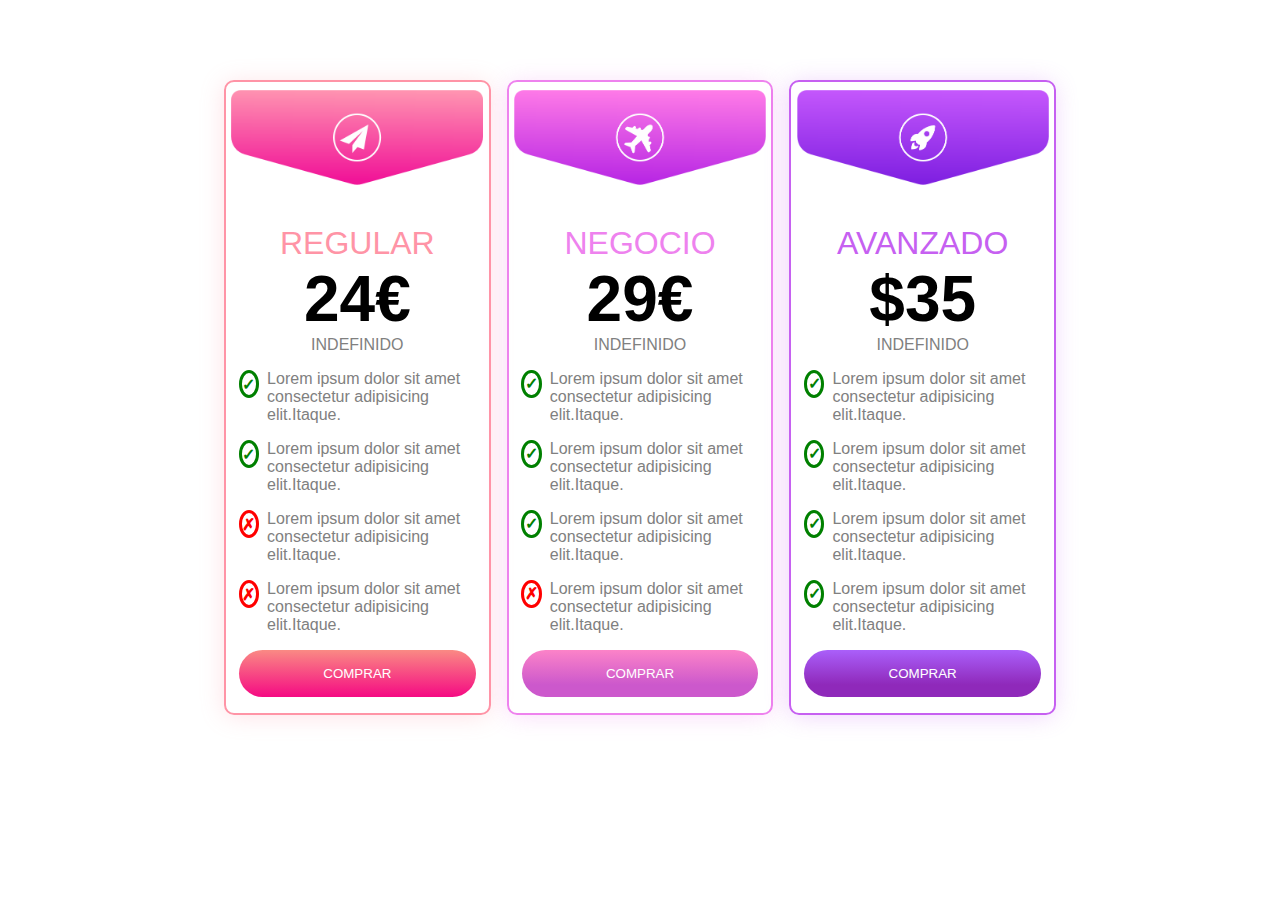
<file: card_transform/index.html>
<!DOCTYPE html>
<html lang="es">

<head>
    <meta charset="UTF-8">
    <meta name="viewport" content="width=device-width, initial-scale=1.0">
    <link rel="stylesheet" href="stylecards.css">
    <title>TABLA PRECIOS</title>
</head>

<body>
    <div class="container">
        <div class="cajas-precios">

            <div class="caja regular">
                <img src="./img/1.png" alt="imagen">
                <h3 class="Regular">REGULAR</h3>
                <p class="precio">24€</p>
                <p class="forever">INDEFINIDO</p>
                <ul> 
                    <li>
                        <span class="check">✓</span>
                        <span>Lorem ipsum dolor sit amet consectetur adipisicing elit.Itaque.</span>
                    </li>
                    <li>
                        <span class="check">✓</span>
                        <span>Lorem ipsum dolor sit amet consectetur adipisicing elit.Itaque.</span>
                    </li>
                    <li>
                        <span class="cross">✗</span>
                        <span>Lorem ipsum dolor sit amet consectetur adipisicing elit.Itaque.</span>
                    </li>
                    <li>
                        <span class="cross">✗</span>
                        <span>Lorem ipsum dolor sit amet consectetur adipisicing elit.Itaque.</span>
                    </li>
                </ul>
                <button class="btn btn1">COMPRAR</button>
            </div>


            <div class="caja negocio">
                <img src="./img/2.png" alt="imagen">
                <h3 class="Business">NEGOCIO</h3>
                <p class="precio">29€</p>
                <p class="forever">INDEFINIDO</p>
                <ul>
                    <li>
                        <span class="check">✓</span>
                        <span>Lorem ipsum dolor sit amet consectetur adipisicing elit.Itaque.</span>
                    </li>
                    <li>
                        <span class="check">✓</span>
                        <span>Lorem ipsum dolor sit amet consectetur adipisicing elit.Itaque.</span>
                    </li>
                    <li>
                        <span class="check">✓</span>
                        <span>Lorem ipsum dolor sit amet consectetur adipisicing elit.Itaque.</span>
                    </li>
                    <li>
                        <span class="cross">✗</span>
                        <span>Lorem ipsum dolor sit amet consectetur adipisicing elit.Itaque.</span>
                    </li>
                </ul>
                <button class="btn btn2">COMPRAR</button>
            </div>


            <div class="caja avanzado">
                <img src="./img/3.png" alt="imagen">
                <h3 class="Advance">AVANZADO</h3>
                <p class="precio">$35</p>
                <p class="forever">INDEFINIDO</p>
                <ul>
                    <li>
                        <span class="check">✓</span>
                        <span>Lorem ipsum dolor sit amet consectetur adipisicing elit.Itaque.</span>
                    </li>
                    <li>
                        <span class="check">✓</span>
                        <span>Lorem ipsum dolor sit amet consectetur adipisicing elit.Itaque.</span>
                    </li>
                    <li>
                        <span class="check">✓</span>
                        <span>Lorem ipsum dolor sit amet consectetur adipisicing elit.Itaque.</span>
                    </li>
                    <li>
                        <span class="check">✓</span>
                        <span>Lorem ipsum dolor sit amet consectetur adipisicing elit.Itaque.</span>
                    </li>
                </ul>
                <button class="btn btn3">COMPRAR</button>
            </div>


        </div>
    </div>
 
</body>

</html>
</file>
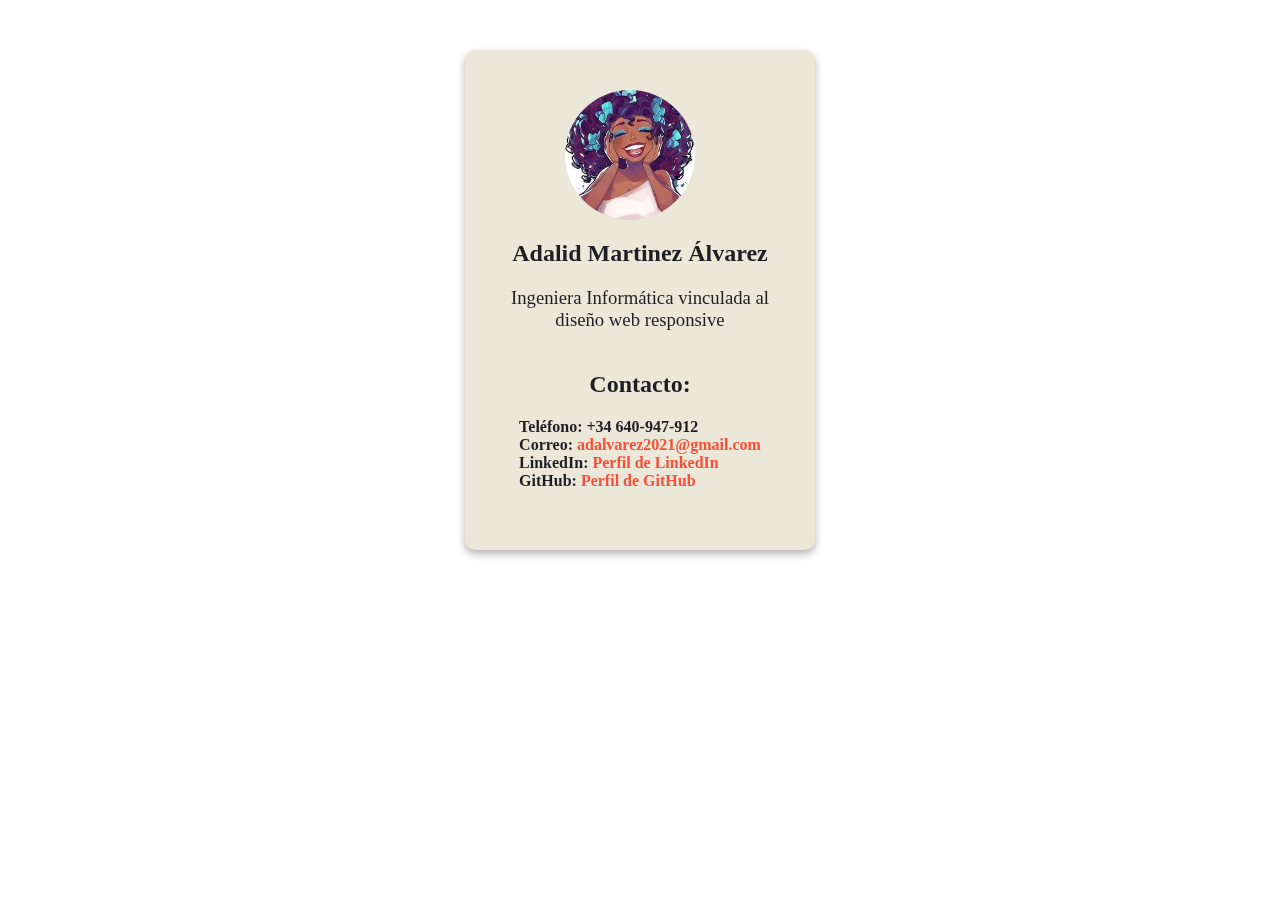
<file: personal_card/index.html>
<!DOCTYPE html>
<html lang="es">

<head>
    <meta charset="UTF-8" />
    <meta name="viewport" content="width=device-width, initial-scale=1.0" />
    <title>Tarjeta de Presentación</title>
    <link rel="stylesheet" href="styles.css" />
</head>

<body>
    <section class="tarjeta">
        <div class="completa">
            <div class="frontal">
                <div class="principal">
                    <img src="imagenes/rizos_animada.jpg" alt="Foto de perfil" class="profile-picture" />
                    <h2>Adalid Martinez Álvarez</h2>
                    <h3>Ingeniera Informática vinculada al diseño web responsive</h3>
                </div>

                <div class="contacto">
                    <h2>Contacto:</h2>
                    <ul class="contacto-list">
                        <li>Teléfono: +34 640-947-912</li>
                        <li>Correo: <a href="mailto: adalvarez2021@gmail.com">adalvarez2021@gmail.com</a></li>
                        <li>LinkedIn: <a
                                href="https://es.linkedin.com/in/acma-48755b34b?trk=people-guest_people_search-card"
                                target="_blank">Perfil de LinkedIn</a></li>
                        <li>GitHub: <a href="https://github.com/bichota-tech/acma" target="_blank">Perfil de GitHub</a>
                        </li>
                    </ul>
                </div>
            </div>
            <div class="reverso">
                <div class="habilidades">
                    <h2>Habilidades:</h2>
                    <ul class="habilidades-list">
                        <li>HTML</li>
                        <li>CSS</li>
                        <li>JavaScript</li>
                        <li>GitHub</li>
                        <li>Responsive Design</li>
                        <li>Flexbox</li>
                    </ul>
                </div>
                <div class="habilidades-icon">
                    <img src="imagenes/acma.png" alt="Icono acma" />
                </div>
            </div>
        </div>
    </section>
</body>

</html>
</file>
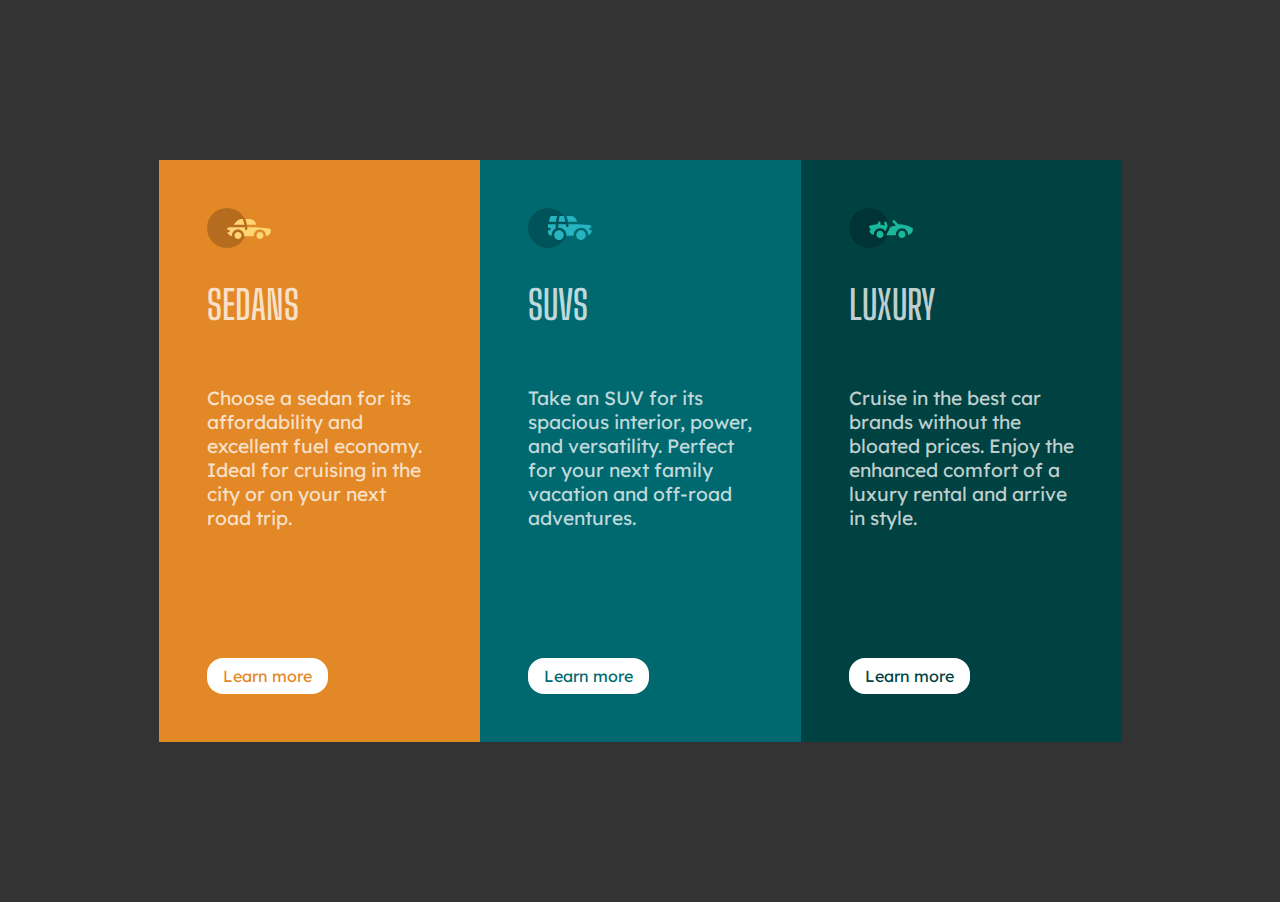
<file: simple_card/index.html>
<!DOCTYPE html>
<html lang="en">

<head>
  <meta charset="UTF-8" />
  <meta name="viewport" content="width=device-width, initial-scale=1.0" />
  <link rel="stylesheet" href="https://fonts.googleapis.com/css2?family=Big+Shoulders+Display:wght@600&family=Lexend+Deca&display=swap"/>
  <link rel="stylesheet" href="styles.css" />
  <title>3 Column preview card component</title>
</head>

<body>
  <div class="cards">
    <article class="card card-orange">
      <img src="img/icon-sedans.svg" alt="Icon sedan" />
      <h2 class="card_title">Sedans</h2>
      <p class="card_description">
        Choose a sedan for its affordability and excellent fuel economy. Ideal for cruising in the
        city or on your next road trip.
      </p>
      <a href="#" class="card_cta card_cta-orange">Learn more</a>
    </article>
    <article class="card card-cyan">
      <img src="img/icon-suvs.svg" alt="Icon suvs" />
      <h2 class="card_title">Suvs</h2>
      <p class="card_description">
        Take an SUV for its spacious interior, power, and versatility. Perfect for your next
        family vacation and off-road adventures.
      </p>
      <a href="#" class="card_cta card_cta-cyan">Learn more</a>
    </article>
    <article class="card card-dark-cyan">
      <img src="img/icon-luxury.svg" alt="Icon luxury" />
      <h2 class="card_title">Luxury</h2>
      <p class="card_description">
        Cruise in the best car brands without the bloated prices. Enjoy the enhanced comfort of a
        luxury rental and arrive in style.
      </p>
      <a href="#" class="card_cta card_cta-dark-cyan">Learn more</a>
    </article>
  </div>
</body>

</html>
</file>
<file: card_transform/stylecards.css>
body {
    box-sizing: border-box;
    margin: 0;
    padding-block: 5rem;
    font-family: sans-serif;
}

.cajas-precios {
    display: flex;
    flex-direction: column;
    justify-content: center;
    align-items: center;
    margin-inline: 2rem;
}

img {
    width: 96%;
    margin: 0.5rem;

}

ul {
    list-style: none;
    padding: 0;
    margin-inline: 0.8em;
    margin-bottom: 0;
    
}

li {
    display: flex;
    flex-direction: row;
    justify-content: flex-start;
    margin-bottom: 1em;
}

h3 {
    font-size: clamp(1em, 4vw, 2em);
    font-weight: normal;
    margin-bottom: 0;
}


span {
    padding-left: 0.5em;
    color: gray;
}

.forever {
    font-size: clamp(0.5em, 3vw, 1em);
    margin: 0;
    color: gray;
}

.precio {
    font-weight: 900;
    font-size: clamp(2.8em, 6vw, 4em);
    margin: 0;
}

.caja {
    display: flex;
    flex-direction: column;
    justify-content: center;
    align-items: center;
    border-radius: 10px;
    margin-bottom: 1.5rem;
    transition: transform 0.3s;
    width: 80%;
}

.caja:hover{
    background-color: rgba(248, 236, 214, 0.822);
    transform: scale(1.1);
}


span.check {
    display: flex;
    align-items: center;
    justify-content: center;
    border-radius: 50%;
    height: 22px;
    width: 30px;
    border: green solid 3px;
    color: green;
    font-weight: 900;
    padding: 0;
}

span.cross {
    display: flex;
    align-items: center;
    justify-content: center;
    border-radius: 50%;
    height: 22px;
    width: 30px;
    border: red solid 3px;
    color: red;
    font-weight: 900;
    padding: 0;
}

.btn {
    display: flex;
    justify-content: center;
    align-items: center;
    border-radius: 3em;
    width: 90%;
    padding: 1rem;
    margin-bottom: 1rem;
    color: white;
    border: none;
    transition: transform 0.3s;
}

.btn:hover{
    transform: scale(1.1);
}

.regular {
    border: rgb(255, 148, 166) solid 2px;
    box-shadow: -1px 2px 25px -2px rgba(255, 148, 166, 0.31);
}


.negocio {
    border: violet solid 2px;
    box-shadow: -1px 2px 25px -2px rgba(238, 130, 238, 0.31);

}

.avanzado {
    border: rgb(198, 96, 241) solid 2px;
    box-shadow: -1px 2px 25px -2px rgba(198, 96, 241, 0.31);
}

.Regular {
    color: rgb(255, 148, 166);
}

.Business {
    color: violet;
}

.Advance {
    color: rgb(198, 96, 241);
}

.btn1 {
    background: #f50a83;
    background: linear-gradient(0deg, rgba(245, 10, 131, 1) 0%, rgba(250, 138, 132, 1) 100%);

}

.btn2 {
    background: #cc58cc;
    background: linear-gradient(0deg, rgba(204, 88, 204, 1) 26%, rgba(252, 131, 200, 1) 100%);
}

.btn3 {
    background: #8f29ba;
    background: linear-gradient(0deg, rgba(143, 41, 186, 1) 26%, rgba(170, 95, 250, 1) 100%);
}

@media (min-width:550px) {
    .cajas-precios {
        display: grid;
        grid-template-columns: 1fr 1fr;
        
    }

    .caja.avanzado {
        grid-column: 1/span 2;
        grid-row: 2;
        justify-self: center;
        width: 50%;
        
    }

}

@media (min-width:950px){
    
    .container{
        margin-inline: 15%;
    }

    .cajas-precios{
        display: flex;
        flex-direction: row;
        justify-content: center;
        align-items: center;
        gap: 1rem;
    }

    .caja.avanzado{
        width: 80%;
    }

}
</file>
<file: personal_card/styles.css>
* {
    margin: 0;
    box-sizing: border-box;
    font-family: Cambria, Cochin, Georgia, Times, 'Times New Roman', serif;
}

.tarjeta {
    width: 350px;
    height: 500px;
    perspective: 1000px;
    margin: 50px auto;

}

.completa{
    position: relative;
    width: 100%;
    height: 100%;
    transition: transform 0.8s;
    transform-style: preserve-3d;
}

.tarjeta:hover .completa {
    transform: rotateY(180deg);
}

.frontal, 
.reverso{
    position: absolute;
    width: 100%;
    height: 100%;
    backface-visibility: hidden;
    border-radius: 10px;
    padding: 20px;
    box-shadow: 0 4px 8px rgba(0, 0, 0, 0.3);
}

.frontal {
    display: flex;
    justify-content: center;
    flex-direction: column;
    align-items: center;
    background-color: #ebe7d9;
    padding: 45px 20px;
    color: #1e1f22;
}

.principal {
    width: 100%;
    height: 100%;
    display: flex;
    flex-direction: column;
    align-items: center;
}

.profile-picture {
    width: 130px;
    height: 130px;
    border-radius: 50%;
    margin-right: 20px;
    margin-bottom: 20px;
}

h2 {
    margin-bottom: 20px;
}

h3 {
    margin-bottom: 20px;
    font-weight: normal;
    text-align: center;
}

.contacto {
    width: 350px;
    height: 500px;
    display: flex;
    justify-content: left;
    flex-direction: column;
    align-items: center;
    background-color: #ebe7d9;
    padding: 20px;
    color: #1e1f22;
}

.contacto-list {
    list-style: none;
    padding: 0;
    font-weight: bold;
}

.contacto-list a {
    text-decoration: none;
    color: #f55139;
}

.reverso {
    transform: rotateY(180deg);
    display: flex;
    justify-content: space-around;
    align-items: center;
    flex-direction: column;
    padding: 45px 20px;
    background-color: #ebe7d9;
    color: #1e1f22;
}

.habilidades {
    width: 100%;
    height: 100%;
    display: flex;
    flex-direction: column;
    align-items: left;
}

.habilidades h2 {
    display: flex;
    justify-content: center;
}

.habilidades-list {
    font-weight: bold;
}

.habilidades-icon {
    width: 350px;
    height: 50px;
    margin: 0px;
    display: flex;
}
</file>
<file: simple_card/styles.css>
body {
    background-color: #333;
    box-sizing: border-box;
    margin: 0;
    padding-block: 3.5rem;
}

.cards {
    display: flex;
    flex-direction: column;
    justify-content: center;
    align-items: center;
}

.card {
    display: flex;
    flex-direction: column;
    align-items: start;
    justify-content: center;
    flex-wrap: nowrap;
    padding: 3rem;
    width: 25vh;
    height: fit-content;
}

.card_title {
    font-family: 'Big Shoulders Display';
    text-transform: uppercase;
    font-weight: 600;
    font-size: 2.5rem;
    color: rgba(255, 255, 255, 0.75);

}

.card_description {
    font-family: 'Lexend Deca';
    font-weight: 400;
    font-size: 1.2rem;
    color: rgba(255, 255, 255, 0.75);
    text-align: start;
    margin-top: 1.5rem;
    margin-bottom: 4rem;

}

.card_cta {
    font-family: 'Lexend Deca';
    text-decoration: none;
    background-color: white;
    padding: .5rem 1rem;
    border-radius: 1rem;
    margin-top: 4rem;
}

.card-orange {
    background-color: hsl(31, 77%, 52%);
}

.card_cta-orange {
    color: hsl(31, 77%, 52%);
}

.card-cyan {
    background-color: hsl(184, 100%, 22%);
}

.card_cta-cyan {
    color: hsl(184, 100%, 22%);
}

.card-dark-cyan {
    background-color: hsl(179, 100%, 13%);
}

.card_cta-dark-cyan {
    color: hsl(179, 100%, 13%);
}

@media (min-width:600px) {

    body{
        padding-block: 10rem;
    }

    .cards {
        display: flex;
        flex-direction: row;
        justify-content: center;
        align-items: center;

    }


}
</file>
